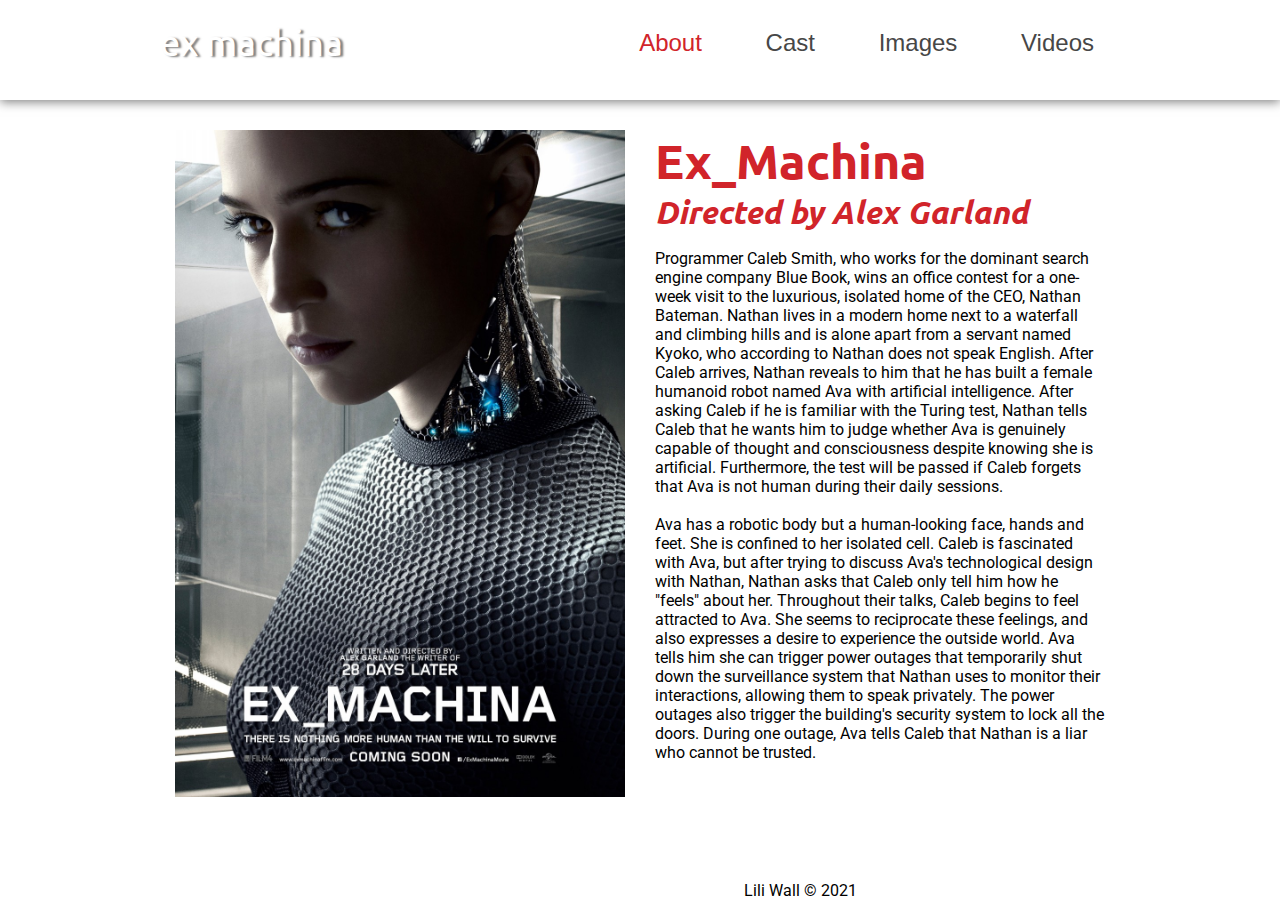
<file: about.html>
<!DOCTYPE html>
<html lang="en">
<head>
    <meta charset="UTF-8">
    <meta http-equiv="X-UA-Compatible" content="IE=edge">
    <meta name="viewport" content="width=device-width, initial-scale=1.0">
    <title>About</title>
    <link rel="stylesheet" href="assets/css/stylesheet.css">
</head>
<body>
    <header>
        <a href="index.html" class="logo">
            ex machina
        </a>
    
        <nav>
            <button class="hamburgermenu" ontoggle="myFunction()">
                <div class="bars">
                    <div id="bar1"></div>
                    <div id="bar2"></div>
                    <div id="bar3"></div>
                </div>
    
                <ul>
                    <li><a href="about.html" class="active">About</a></li>
                    <li><a href="cast.html">Cast</a></li>
                    <li><a href="images.html">Images</a></li>
                    <li><a href="videos.html">Videos</a></li>
                </ul>
            </button>
        </nav>
    </header>

    <div class="about">
        <div class="row-abt">
            <div class="column-abt">
                <img src="assets/images/movie-poster.jpeg" alt="Movie Poster" class="movie-poster">
            </div>

            <div class="column-abt" id="about-desc">
                    <h2>
                        Ex_Machina
                        <br>
                        Directed by Alex Garland
                    </h2>
                    <p>
                        Programmer Caleb Smith, who works for the dominant search engine company Blue Book,
                        wins an office contest for a
                        one-week visit to the luxurious, isolated home of the CEO, Nathan Bateman. Nathan lives in a modern home next to a
                        waterfall and climbing hills and is alone apart from a servant named Kyoko, who according to Nathan does not speak
                        English. After Caleb arrives, Nathan reveals to him that he has built a female humanoid robot named Ava with artificial
                        intelligence. After asking Caleb if he is familiar with the Turing test, Nathan tells Caleb that he wants him to judge
                        whether Ava is genuinely capable of thought and consciousness despite knowing she is artificial. Furthermore, the test
                        will be passed if Caleb forgets that Ava is not human during their daily sessions.
                        <br><br>
                        Ava has a robotic body but a human-looking face, hands and feet. She is confined to
                        her isolated cell. Caleb is
                        fascinated with Ava, but after trying to discuss Ava's technological design with Nathan, Nathan asks that Caleb only
                        tell him how he "feels" about her. Throughout their talks, Caleb begins to feel attracted to Ava. She seems to
                        reciprocate these feelings, and also expresses a desire to experience the outside world. Ava tells him she can trigger
                        power outages that temporarily shut down the surveillance system that Nathan uses to monitor their interactions,
                        allowing them to speak privately. The power outages also trigger the building's security system to lock all the doors.
                        During one outage, Ava tells Caleb that Nathan is a liar who cannot be trusted.
                    </p>
            </div>
        <div>
    </div>

  <div>
    <footer>
        Lili Wall &#169; 2021
    </footer>
</div>
</body>
</html>
</file>
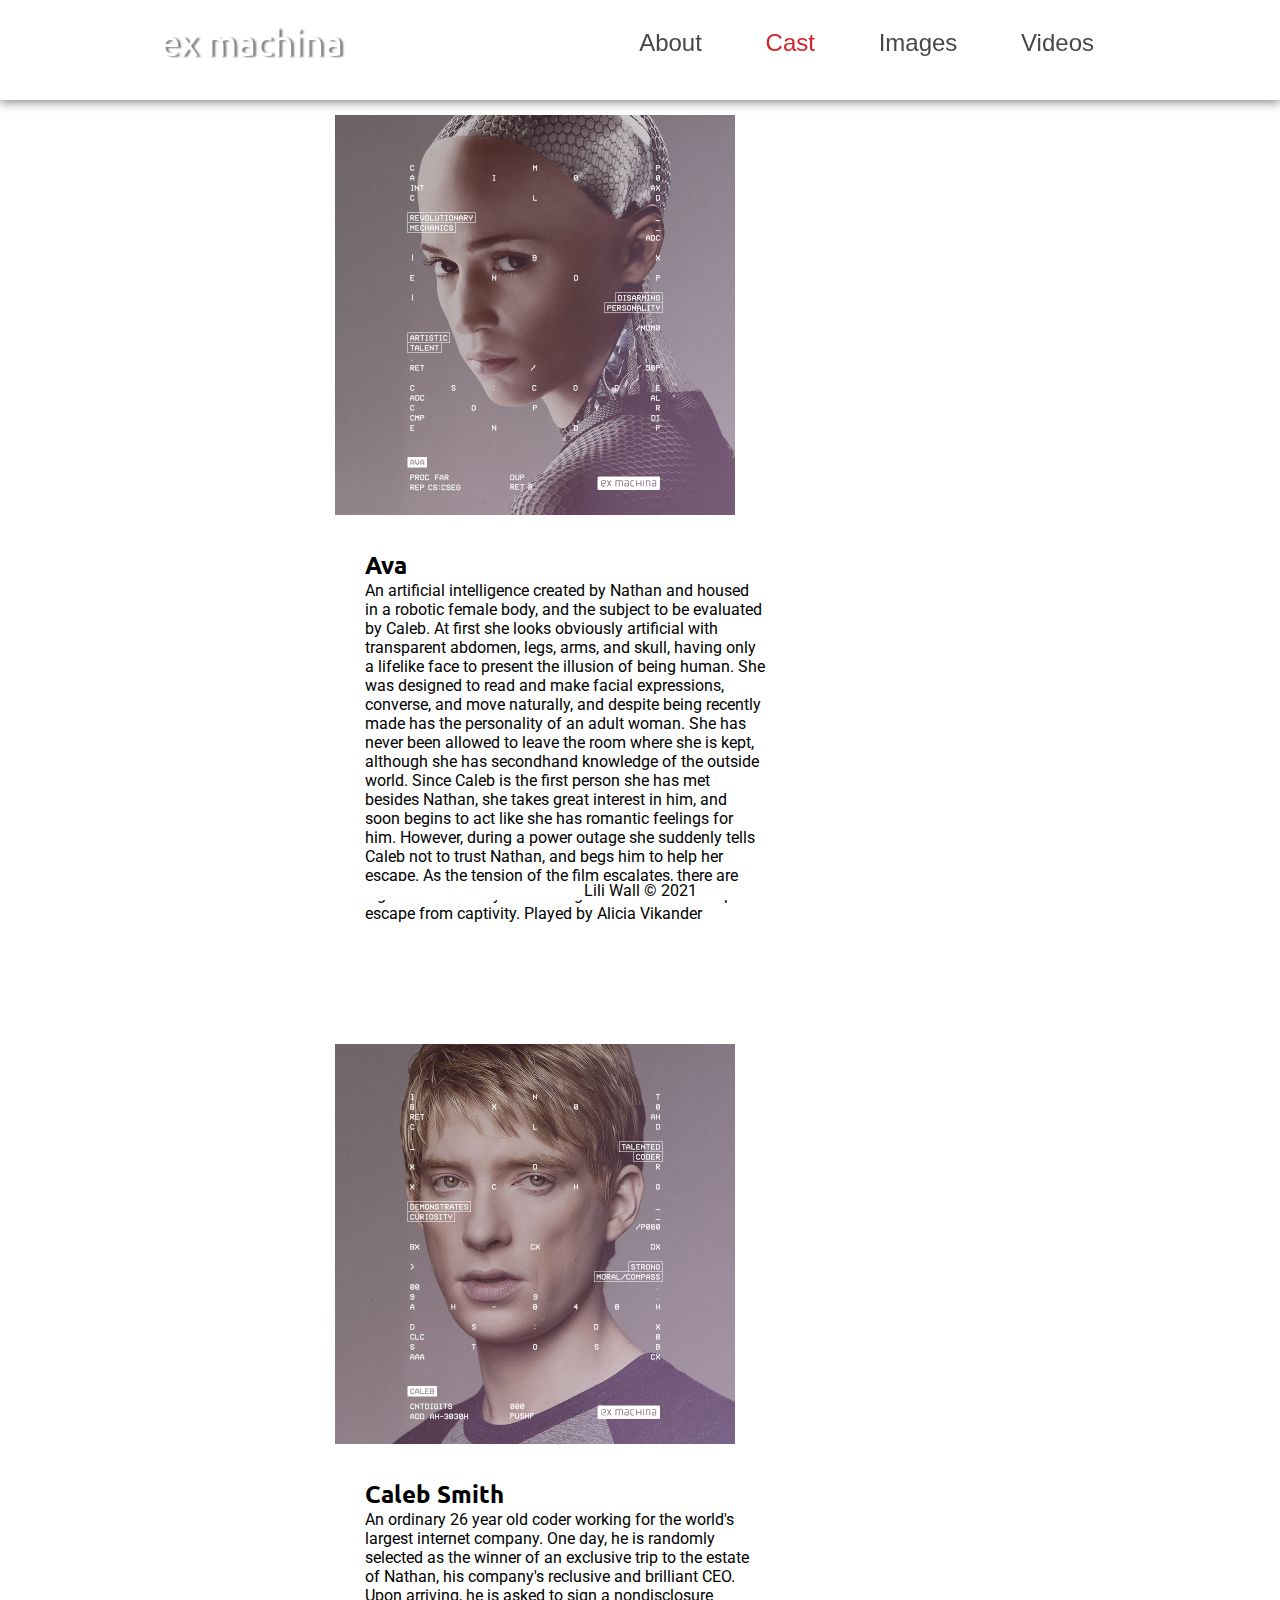
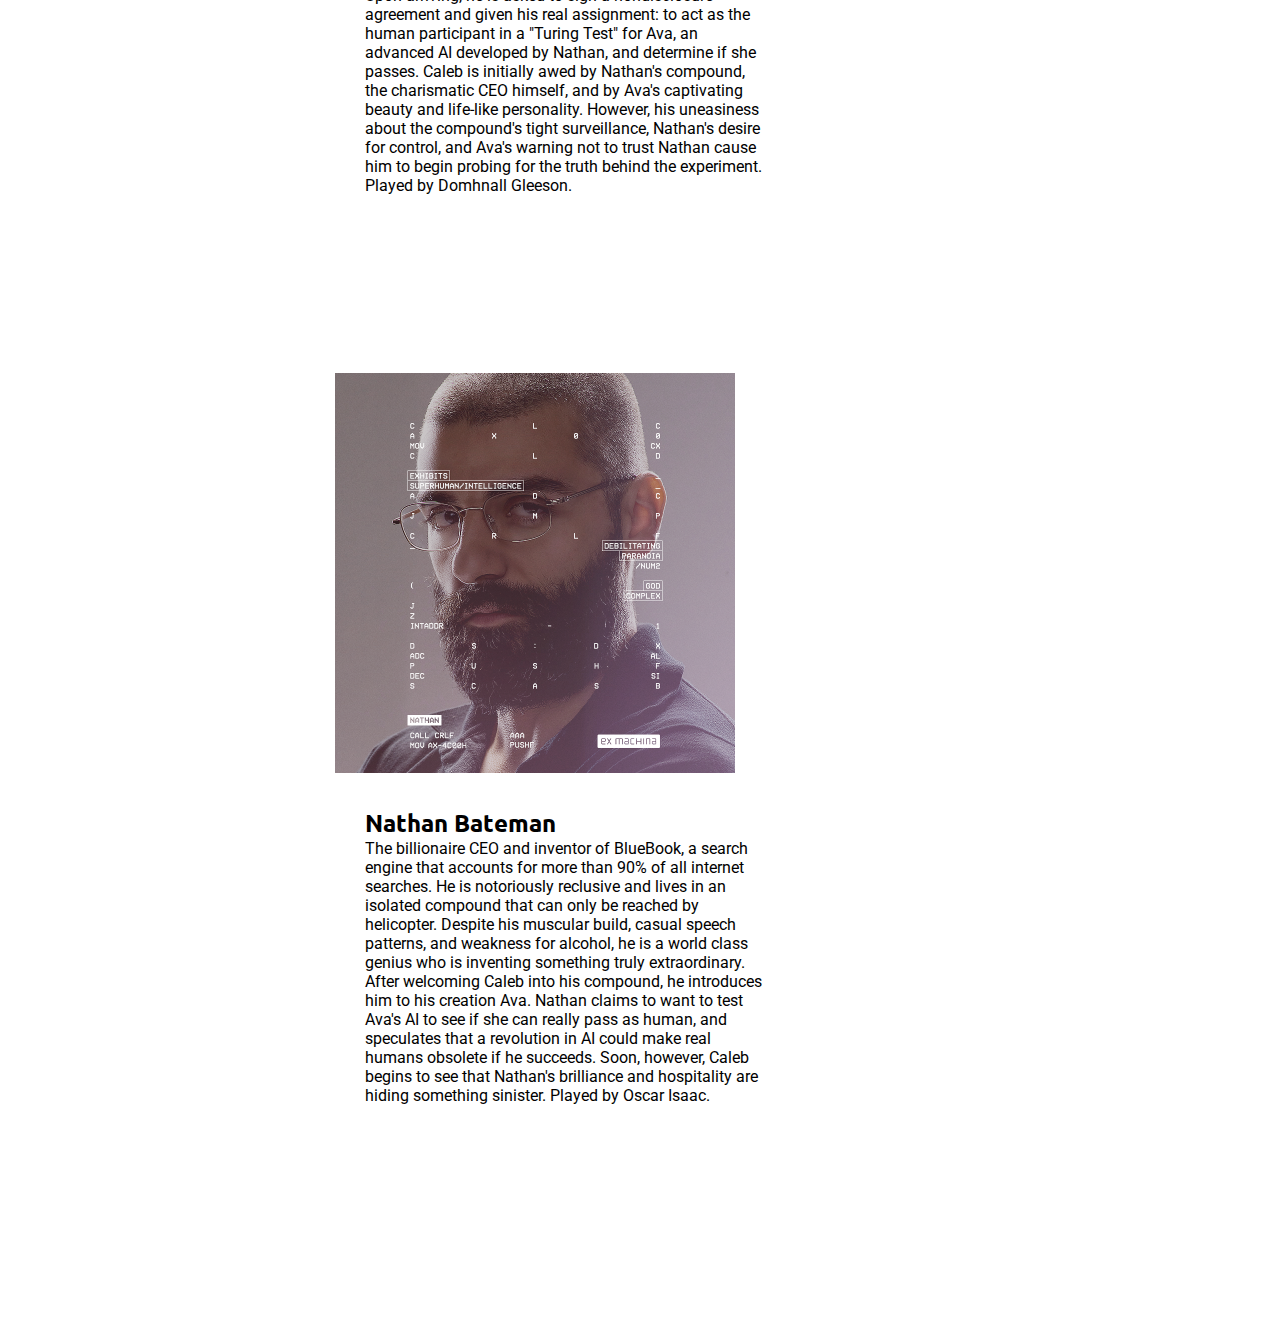
<file: cast.html>
<!DOCTYPE html>
<html lang="en">
<head>
    <meta charset="UTF-8">
    <meta http-equiv="X-UA-Compatible" content="IE=edge">
    <meta name="viewport" content="width=device-width, initial-scale=1.0">
    <title>Cast</title>
    <link rel="stylesheet" href="assets/css/stylesheet.css">
</head>
<body>
    <header>
        <a href="index.html" class="logo">
            ex machina
        </a>
    
        <nav>
            <button class="hamburgermenu" ontoggle="myFunction()">
                <div class="bars">
                    <div id="bar1"></div>
                    <div id="bar2"></div>
                    <div id="bar3"></div>
                </div>
    
                <ul>
                    <li><a href="about.html">About</a></li>
                    <li><a href="cast.html" class="active">Cast</a></li>
                    <li><a href="images.html">Images</a></li>
                    <li><a href="videos.html">Videos</a></li>
                </ul>
            </button>
        </nav>
    </header>

    <div class="characters">
        <div class="row">
            <div class="column">
                <img src="assets/images/ava.jpg" alt="Ava, AI" class="cast">
            </div>

            <div class="column">
                <p class="character-desc" id="character-desc-ava">
                    Ava
                    <br>
                    An artificial intelligence created by Nathan and housed in a robotic female body, and the subject to be evaluated by
                    Caleb. At first she looks obviously artificial with transparent abdomen, legs, arms, and skull, having only a lifelike
                    face to present the illusion of being human. She was designed to read and make facial expressions, converse, and move
                    naturally, and despite being recently made has the personality of an adult woman. She has never been allowed to leave
                    the room where she is kept, although she has secondhand knowledge of the outside world. Since Caleb is the first person
                    she has met besides Nathan, she takes great interest in him, and soon begins to act like she has romantic feelings for
                    him. However, during a power outage she suddenly tells Caleb not to trust Nathan, and begs him to help her escape. As
                    the tension of the film escalates, there are signs that Ava may have an agenda other than simple escape from captivity.
                    Played by Alicia Vikander
                </p>
            </div>
        </div>

        <div class="row">
            <div class="column">
                <img src="assets/images/caleb.jpg" alt="Caleb Smith" class="cast">
            </div>
            <div class="column">
               <p class="character-desc">
                   Caleb Smith
                   <br>
                    An ordinary 26 year old coder working for the world's largest internet company. One day, he is randomly selected as the
                    winner of an exclusive trip to the estate of Nathan, his company's reclusive and brilliant CEO. Upon arriving, he is
                    asked to sign a nondisclosure agreement and given his real assignment: to act as the human participant in a "Turing
                    Test" for Ava, an advanced AI developed by Nathan, and determine if she passes. Caleb is initially awed by Nathan's
                    compound, the charismatic CEO himself, and by Ava's captivating beauty and life-like personality. However, his
                    uneasiness about the compound's tight surveillance, Nathan's desire for control, and Ava's warning not to trust Nathan
                    cause him to begin probing for the truth behind the experiment.
                    
                    Played by Domhnall Gleeson.
               </p>
            </div>
        </div>

        <div class="row">
            <div class="column">
                <img src="assets/images/nathan.png" alt="Nathan Bateman" class="cast">
            </div>
            <div class="column">
                <p class="character-desc">
                    Nathan Bateman
                    <br>
                    The billionaire CEO and inventor of BlueBook, a search engine that accounts for more than 90% of all internet searches.
                    He is notoriously reclusive and lives in an isolated compound that can only be reached by helicopter. Despite his
                    muscular build, casual speech patterns, and weakness for alcohol, he is a world class genius who is inventing something
                    truly extraordinary. After welcoming Caleb into his compound, he introduces him to his creation Ava. Nathan claims to
                    want to test Ava's AI to see if she can really pass as human, and speculates that a revolution in AI could make real
                    humans obsolete if he succeeds. Soon, however, Caleb begins to see that Nathan's brilliance and hospitality are hiding
                    something sinister.
                    Played by Oscar Isaac.
                </p>
            </div>
         </div>
    </div>

    <cite>https://tvtropes.org/pmwiki/pmwiki.php/Characters/ExMachina</cite>

    <footer>
        Lili Wall &#169; 2021
    </footer>
</body>
</html>
</file>
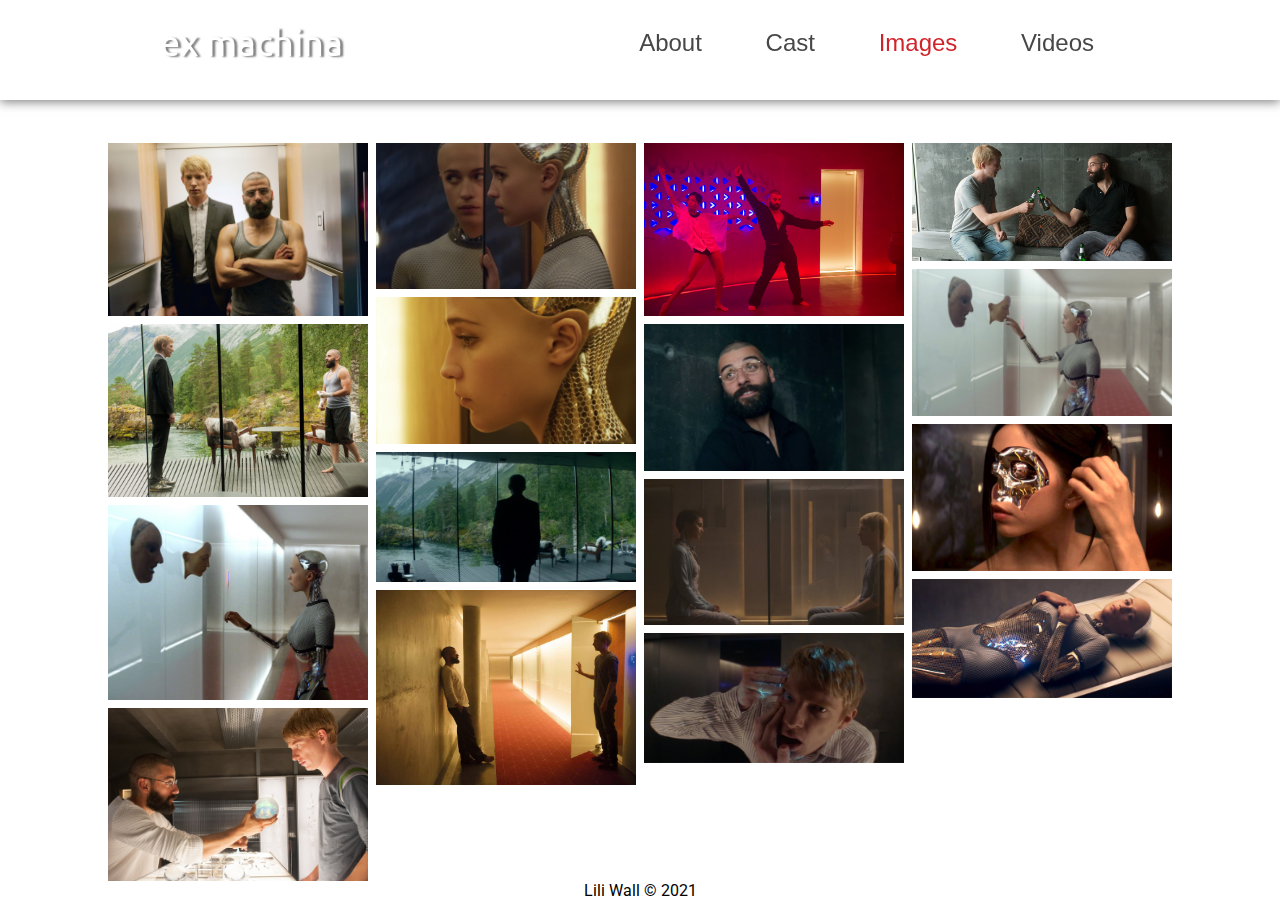
<file: images.html>
<!DOCTYPE html>
<html lang="en">
<head>
    <meta charset="UTF-8">
    <meta http-equiv="X-UA-Compatible" content="IE=edge">
    <meta name="viewport" content="width=device-width, initial-scale=1.0">
    <title>Images</title>
    <link rel="stylesheet" href="assets/css/stylesheet.css">
</head>
<body>
    <header>
        <a href="index.html" class="logo">
            ex machina
        </a>
    
        <nav>
            <button class="hamburgermenu" ontoggle="myFunction()">
                <div class="bars">
                    <div id="bar1"></div>
                    <div id="bar2"></div>
                    <div id="bar3"></div>
                </div>
    
                <ul>
                    <li><a href="about.html">About</a></li>
                    <li><a href="cast.html">Cast</a></li>
                    <li><a href="images.html" class="active">Images</a></li>
                    <li><a href="videos.html">Videos</a></li>
                </ul>
            </button>
        </nav>
    </header>

    <div class="row-img">
        <div class="column-img">
            <img src="assets/images/ex-1.jpg" style="width:100%">
            <img src="assets/images/ex-2.jpg" style="width:100%">
            <img src="assets/images/ex-3.jpg" style="width:100%">
            <img src="assets/images/ex-4.jpg" style="width:100%">
        </div>
        <div class="column-img">
            <img src="assets/images/ex-5.jpg" style="width:100%">
            <img src="assets/images/ex-6.jpg" style="width:100%">
            <img src="assets/images/ex-7.jpg" style="width:100%">
            <img src="assets/images/ex-8.jpg" style="width:100%">
        </div>
        <div class="column-img">
            <img src="assets/images/ex-9.jpg" style="width:100%">
            <img src="assets/images/ex-10.png" style="width:100%">
            <img src="assets/images/ex-11.jpg" style="width:100%">
            <img src="assets/images/ex-12.jpg" style="width:100%">
        </div>
        <div class="column-img">
            <img src="assets/images/ex-13.jpg" style="width:100%">
            <img src="assets/images/ex-14.jpg" style="width:100%">
            <img src="assets/images/ex-15.jpg" style="width:100%">
            <img src="assets/images/ex-16.jpeg" style="width:100%">
        </div>
    </div>

    <footer>
        Lili Wall &#169; 2021
    </footer>
</body>
</html>
</file>
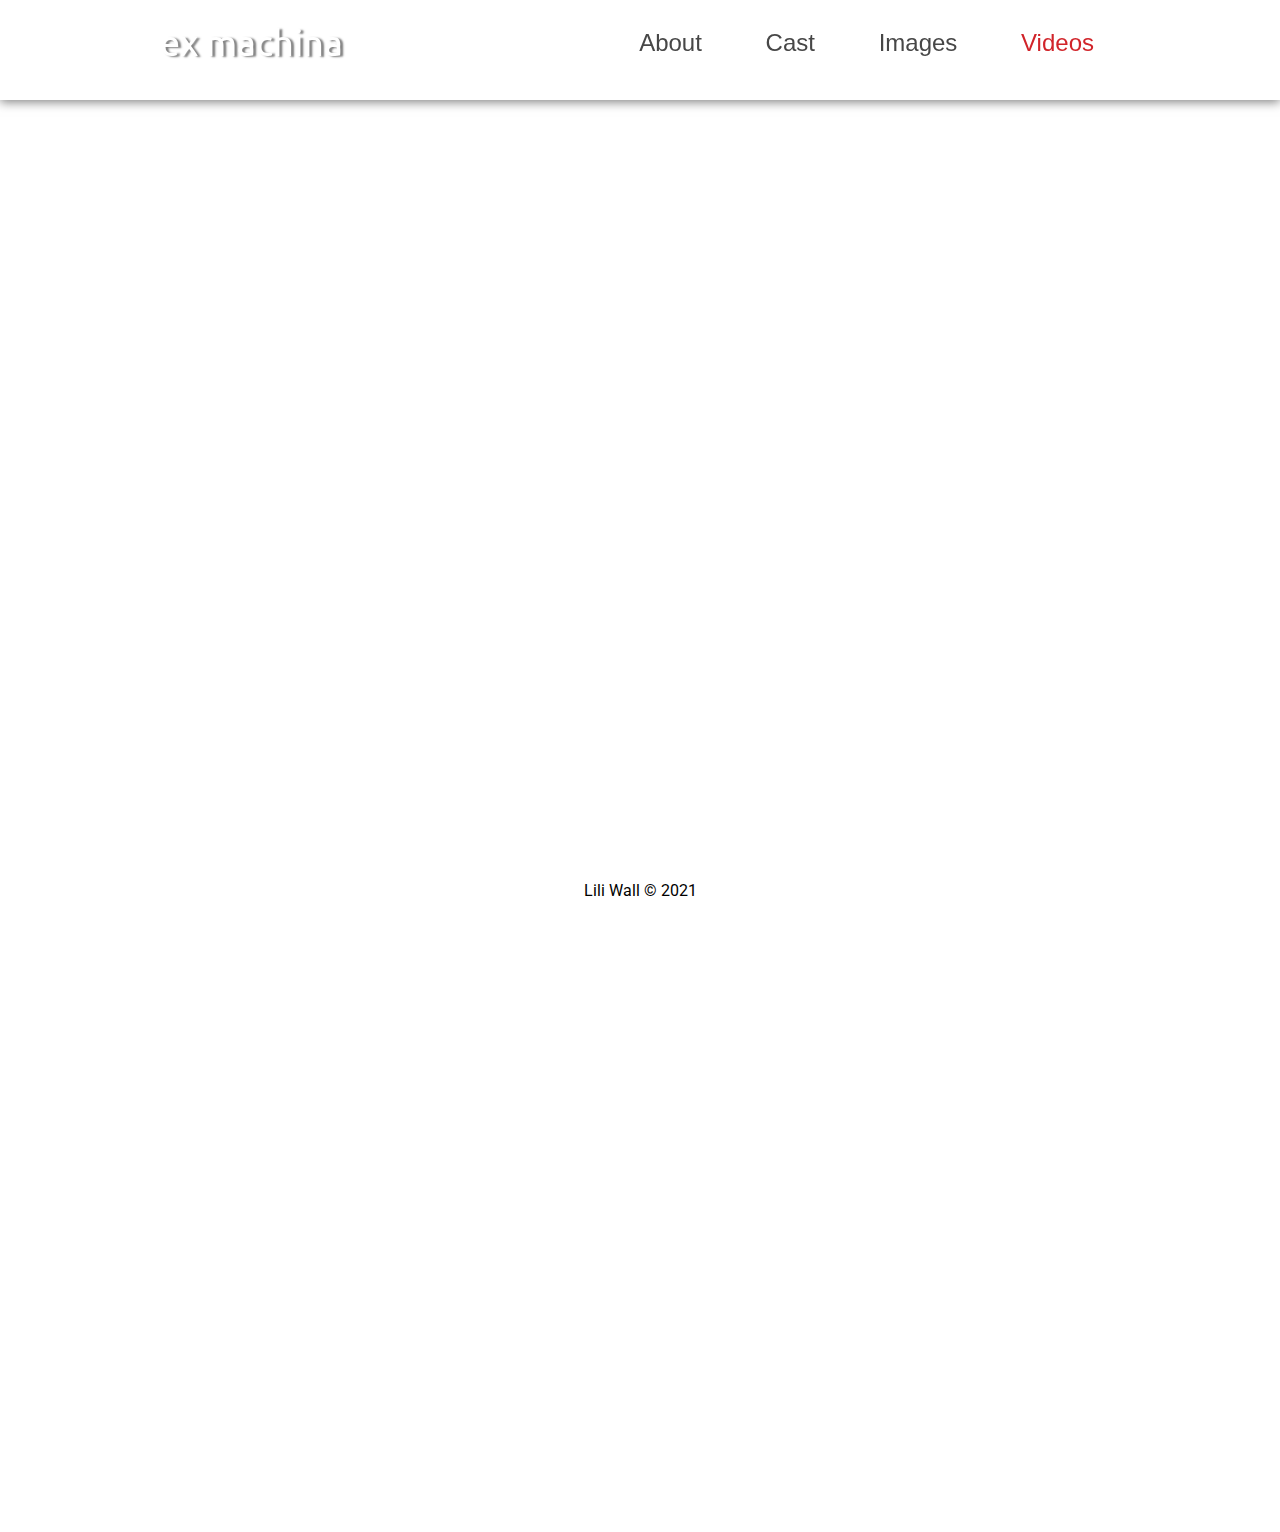
<file: videos.html>
<!DOCTYPE html>
<html lang="en">
<head>
    <meta charset="UTF-8">
    <meta http-equiv="X-UA-Compatible" content="IE=edge">
    <meta name="viewport" content="width=device-width, initial-scale=1.0">
    <title>Videos</title>
    <link rel="stylesheet" href="assets/css/stylesheet.css">
</head>
<body>
    <header>
        <a href="index.html" class="logo">
            ex machina
        </a>
    
        <nav>
            <button class="hamburgermenu" ontoggle="myFunction()">
                <div class="bars">
                    <div id="bar1"></div>
                    <div id="bar2"></div>
                    <div id="bar3"></div>
                </div>
    
                <ul>
                    <li><a href="about.html">About</a></li>
                    <li><a href="cast.html">Cast</a></li>
                    <li><a href="images.html">Images</a></li>
                    <li><a href="videos.html" class="active">Videos</a></li>
                </ul>
            </button>
        </nav>
    </header>

    <div class="videos">
        <div class="row-vid">
            <div class="column-vid">
                <iframe width="560" height="315" src="https://www.youtube.com/embed/bggUmgeMCdc" title="YouTube video player"
                    frameborder="0" allow="accelerometer; autoplay; clipboard-write; encrypted-media; gyroscope; picture-in-picture"
                    allowfullscreen></iframe>

                <iframe width="560" height="315" src="https://www.youtube.com/embed/sDkEF7Db7Gw" title="YouTube video player"
                    frameborder="0" allow="accelerometer; autoplay; clipboard-write; encrypted-media; gyroscope; picture-in-picture"
                    allowfullscreen></iframe>
            </div>
        </div>
        <div class="row-vid">
            <div class="column-vid">
                <iframe width="560" height="315" src="https://www.youtube.com/embed/BSlW7atT8CY" title="YouTube video player"
                    frameborder="0" allow="accelerometer; autoplay; clipboard-write; encrypted-media; gyroscope; picture-in-picture"
                    allowfullscreen></iframe>
                <iframe width="560" height="315" src="https://www.youtube.com/embed/XqFsn8FvejE" title="YouTube video player"
                    frameborder="0" allow="accelerometer; autoplay; clipboard-write; encrypted-media; gyroscope; picture-in-picture"
                    allowfullscreen></iframe>
            </div>
        </div>
    </div>
    <footer>
        Lili Wall &#169; 2021
    </footer>
</body>
</html>
</file>
<file: assets/css/stylesheet.css>
/*Fonts*/
@import url('https://fonts.googleapis.com/css2?family=Ubuntu:ital,wght@0,300;0,400;0,500;0,700;1,300;1,400;1,500;1,700&display=swap');
@import url('https://fonts.googleapis.com/css2?family=Roboto:ital,wght@0,100;0,300;0,400;0,500;0,700;0,900;1,100;1,300;1,400;1,500;1,700;1,900&display=swap');

/*Defaults*/
body {
    margin: 0;
    font-family: 'Roboto', sans-serif;
    overflow-x: hidden;
}

img {
    width: 100%;
}


h2::first-line {
    color: #d1242a;
    font-family: 'Ubuntu', sans-serif;
    font-weight: 800;
    font-size: 48px;
    font-style: normal;
    margin: 0;
}

h2 {
    color: #d1242a;
    font-family: 'Ubuntu', sans-serif;
    font-weight: 800;
    font-size: 32px;
    font-style: italic;
    margin: 0;
}

p {
    font-family: 'Roboto';
}

cite {
    visibility: hidden;
}
/*Header*/
header {
    margin: 0;
    background-color: white;
    height: 100px;

    position: sticky;
    top: 0;

    box-shadow: 0px 2px 10px rgba(0, 0, 0, .5);
}
.logo {
    width: 200px;
    height: auto;
    font-family: 'Ubuntu', sans-serif;
    font-size: 36px;
    font-weight: 400;
    color: white;

    text-shadow: 2.5px 1px 2px rgba(0, 0, 0, .5);

    position: absolute;
    top: 10px;
    left: 150px;
    margin: 10px;

    transition: transform 1s ease 100ms;
}

.logo:hover {
    color: white;
    cursor: pointer;

    transform: scale(1.2);
}

nav {
    font-family: 'Ubuntu', sans-serif;

    position: absolute;
    top: 15px;
    right: 150px;
}

ul {
    list-style-type: none;
}

li {
    display: inline;
    text-decoration: none;
}

a {
    color: rgb(71, 71, 71);
    font-size: 24px;
    margin: 30px;
    text-decoration: none;
}

a:hover {
    color: #d1242a;
}

.active {
    color: #d1242a;
}
 
button {
    border-style: none;
    border-color: rgba(0, 0, 0, 0);
    background-color: rgba(0, 0, 0, 0);
    outline: none;

    cursor: pointer;
}

button:hover {
    border-style: none;
}

button:active {
    border-style: none;
}

#bars {
    width: 40px;
    height: 5px;

    background-color: black;

    opacity: 0%;
    margin: 5px;
}
/*Home*/
#home-video {
    width: 1920px;
    height: 1080px;
}

#home-text {
    margin: 100px;
    text-align: center;
    font-weight: 300;
}

/*About*/
* {
  box-sizing: border-box;
}


.column-abt {
    float: left;
    margin: 15px;
}

.row-abt {
    margin: 15px;
}

.row-abt:after {
    content: "";
    display: table;
    clear: both;
}


.movie-poster {
    width: 450px;
    height: auto;
}

.about {
    display: flex;
    justify-content: center;
    align-content: center;
}

#about-desc {
    width: 450px;
    height: 600px;
}
/*About MQ*/


/*Cast*/
* {
  box-sizing: border-box;
}

.column {
    float: left;
}

.row {
    margin: 15px;
}

.row:after {
    content: "";
    display: table;
    clear: both;
}

.cast {
    width: 400px;
    height: auto;

    transition: transform 1s ease 100ms;
}

.cast:hover {
    transform: rotate(-5deg);
}

.characters {
    margin: auto;
    width: 50%;
}

.character-desc::first-line {
    font-family: 'Ubuntu';
    font-weight: 700;
    font-size: 24px;

    color: black;
}

.character-desc {
    margin: 30px;
    width: 400px;
    height: 450px;
}

/*Images*/
.row-img {
    display: -ms-flexbox; /* IE10 */
    display: flex;
    -ms-flex-wrap: wrap; /* IE10 */
    flex-wrap: wrap;
    padding: 0 4px;
    margin: 35px 100px 35px 100px;
}

.column-img {
    -ms-flex: 25%; /* IE10 */
    flex: 25%;
    max-width: 25%;
    padding: 0 4px;
}

.column-img img {
    margin-top: 8px;
    vertical-align: middle;
    width: 100%;
}

/*Videos*/
.videos {
    position: absolute;
    top: 136px;
    left: 350px;
}

.row-vid {
    display: flex;
}

.column-vid {
    flex: 100%;
}

iframe {
    margin: 15px;
}

/*Footer*/
footer {
    background-color: white;
    width: 100%;

    clear: both;
    text-align: center;

    position: fixed;
    bottom: 0;
}

cite {
    visibility: hidden;
}

/*MQ*/
@media screen and (max-width: 800px) {
    * {
        box-sizing: border-box;
    }

    header {
        position: sticky;
        top: 0;
    }

    .logo {
        top: 15px;
        left: 15px;
    }

    .logo:hover {
        color: white;
        cursor: pointer;

        transform: scale(1.1);
    }

    .hamburgermenu {
        left: 10px;

        padding: 0;
        margin: 0;
        text-align: right;
    }

    .bars {
        position: absolute;
        top: 15px;
        right: -100px;
        margin: 0;
    }

    #bar1, #bar2, #bar3 {
        width: 40px;
        height: 4px;

        border-radius: 2px;

        background-color: white;
        box-shadow: 1px 2px 3px rgba(0, 0, 0, .5);
        opacity: 100%;

        margin: 5px;
    }

    ul {
        opacity: 100%;
        margin: 0;
        padding: 0px;

        position: absolute;
        right: -300px;
    }
    
    li {
        display: block;
        margin: 0;
        padding: 0;
    }

    a {
        margin: 30px;
        color: black;
    }

    a:hover {
        color: #d1242a;
    }
    #home-video {
        width: 100%;
        height: auto;
    }

    #home-text {
        font-size: 30px;
        margin: 50px;
        text-align: center;
    }

    h2 {
        text-align: center;
    }
    .row-abt {
        margin: auto;
        width: 50%;
    }

    .character-desc {
        margin: 0;
        height: 325px;
    }

    #character-desc-ava {
        height: 380px;
    }

    .character-desc::first-line {
        text-align: center;
    }

    .column-img {
        -ms-flex: 50%; /* IE10 */
        flex: 50%;
        max-width: 50%;
    }

    .videos {
        position: absolute;
        left: 15%;
    }
}
</file>
